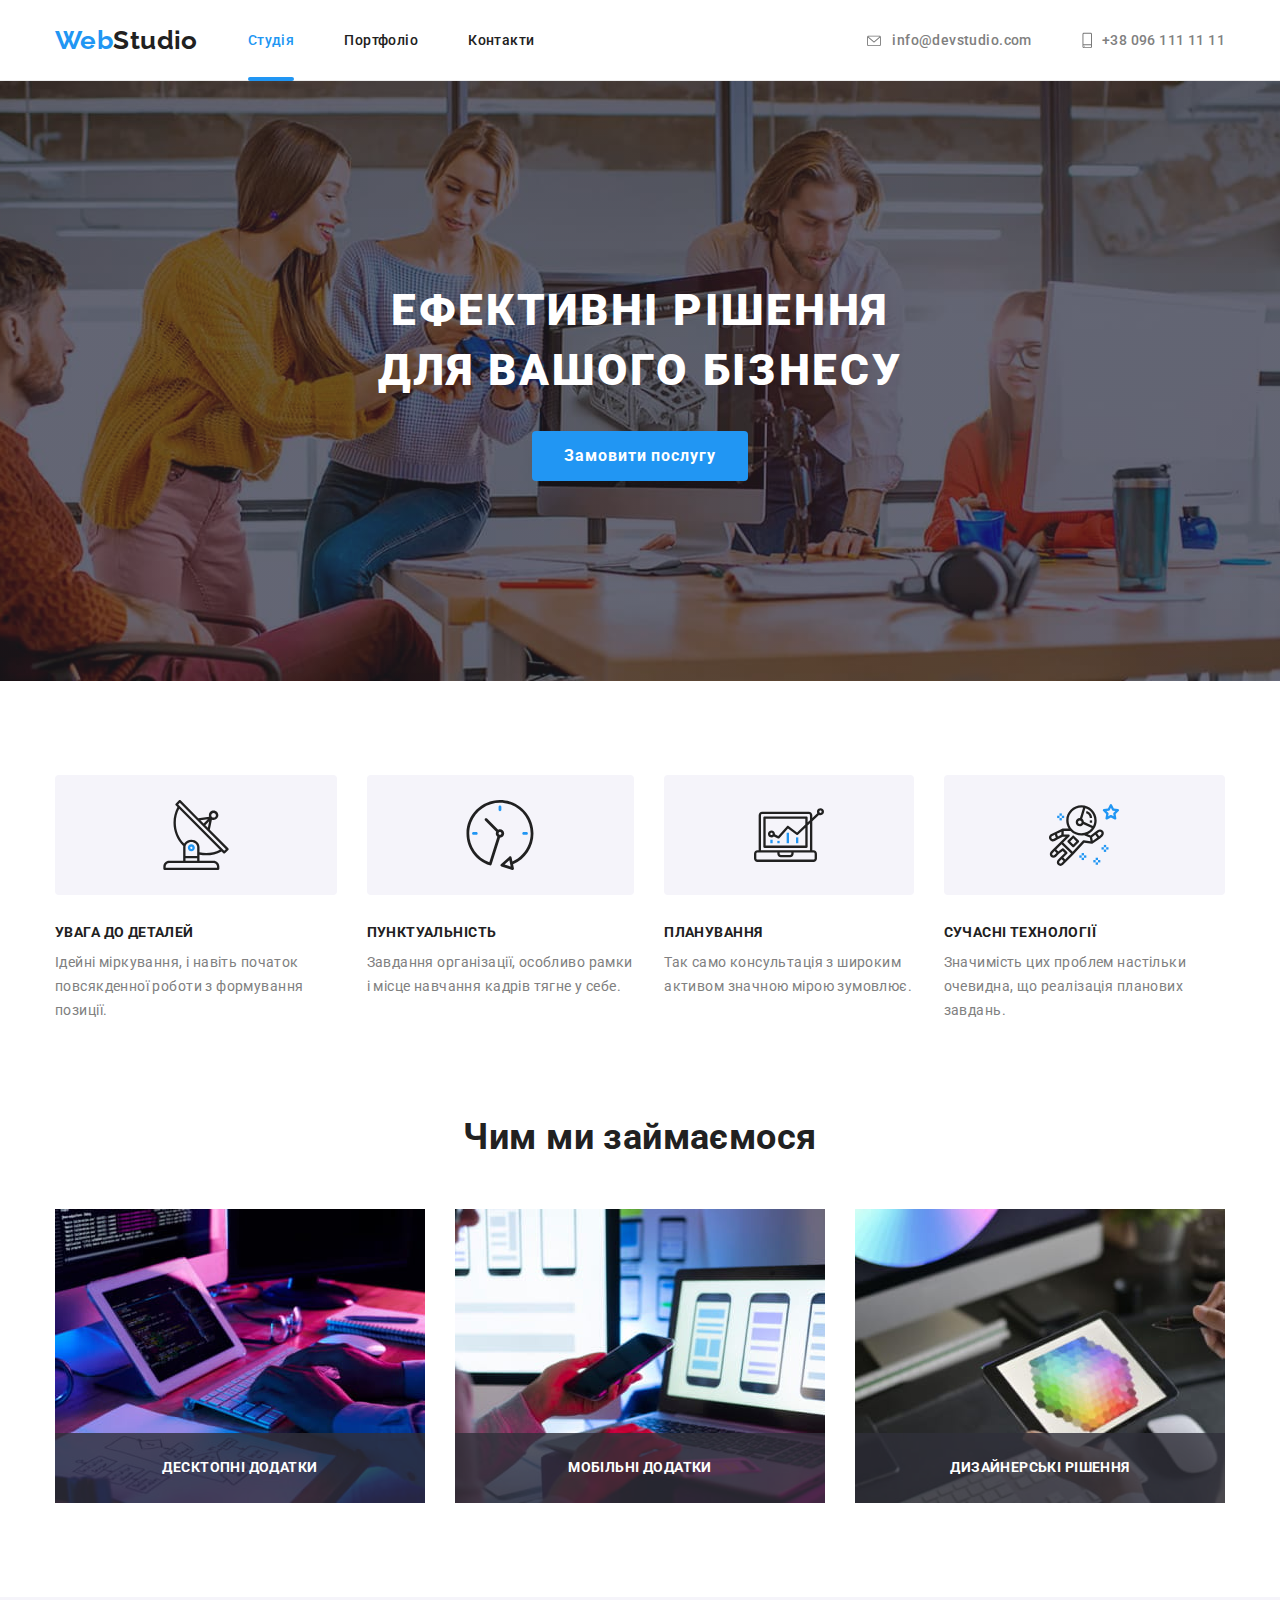
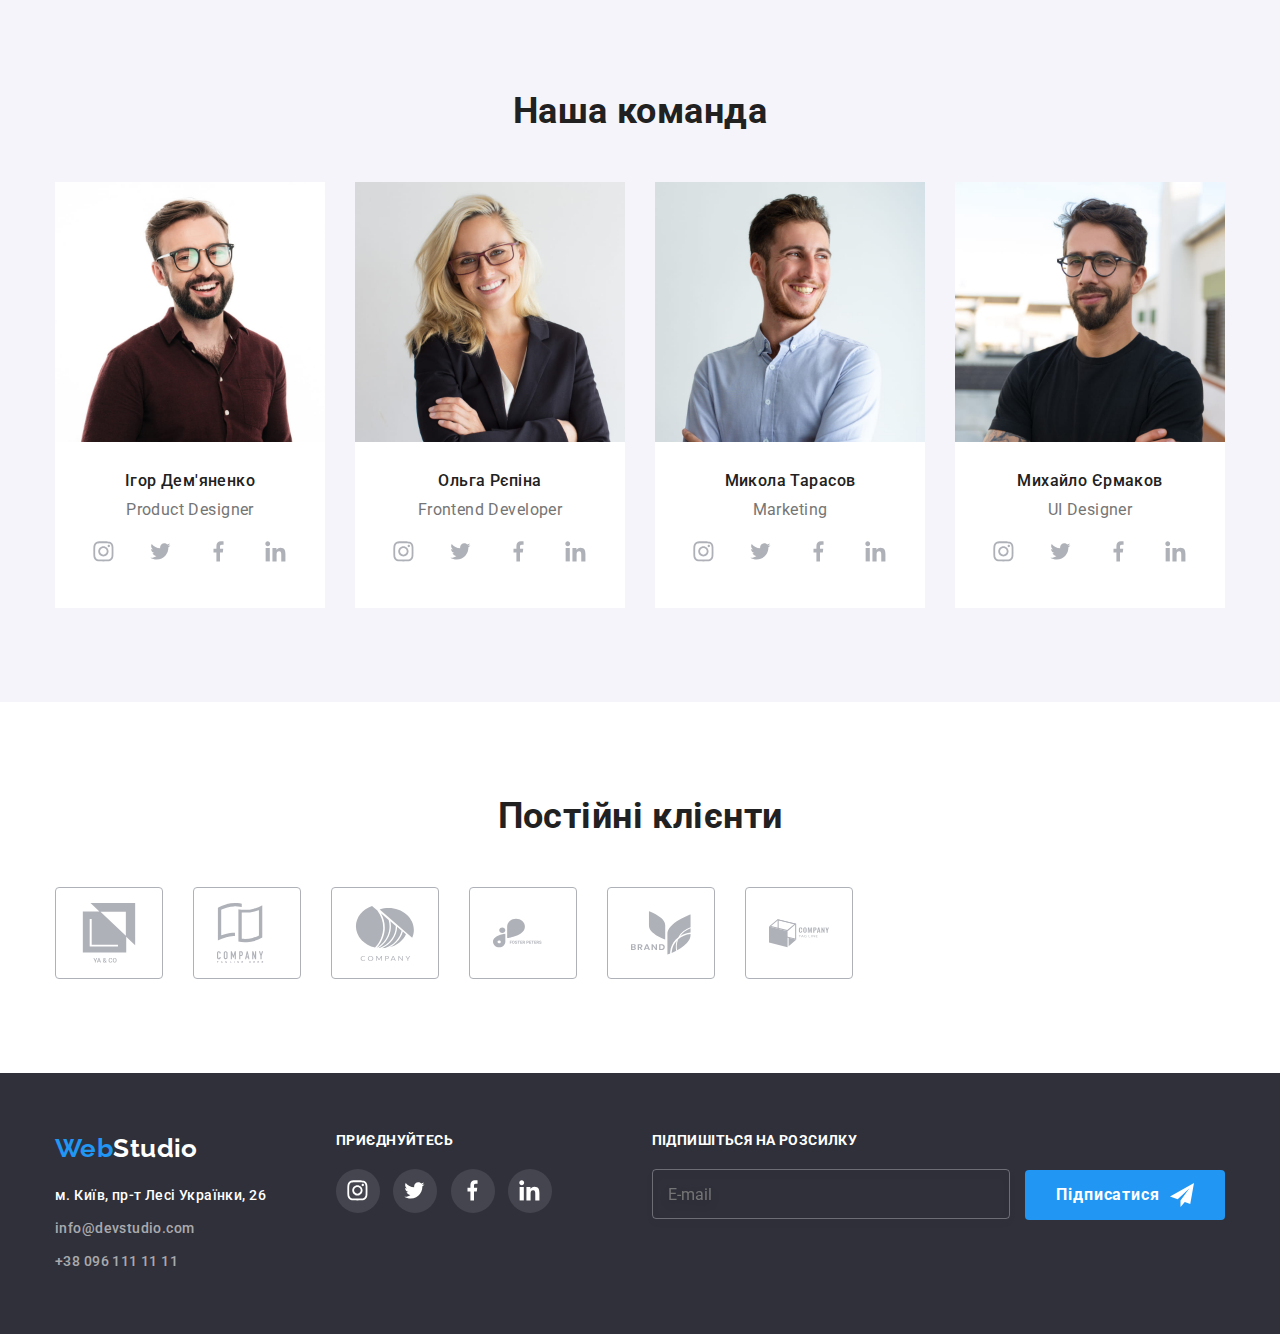
<file: index.html>
<!DOCTYPE html>
<html lang="uk">
  
  <!-- Head -->
    <head>
    <!-- Meta -->
      <meta charset="utf-8">
      <meta name="viewport" content="width=device-width, initial-scale=1.0">
      <meta http-equiv="X-UA-Compatible" content="IE=edge"> 
      <title>WebStudio</title>
      <link rel="preconnect" href="https://fonts.googleapis.com">
      <link rel="preconnect" href="https://fonts.gstatic.com" crossorigin>
      <link href="https://fonts.googleapis.com/css2?family=Raleway:wght@700&family=Roboto:wght@400;500;700;900&display=swap" rel="stylesheet">
    <!-- Custom styles -->
      <link rel="stylesheet" href="./css/modern-normalize.css">
      <link rel="stylesheet" href="./css/styles.css">
    </head>
    <body>
      <header>
    <!-- Header -->    
        <div class="container">
    <!-- Navigation -->
    <nav>
      <a href="./index.html" class="logo"><span class="web">Web</span>Studio</a>
      <ul>
        <li>
          <a href="./index.html" class="current page">Студія</a>
        </li>
        <li>
          <a href="./portfolio.html" class="page">Портфоліо</a>
        </li>
        <li>
          <a href="#" class="page">Контакти</a>
        </li>
      </ul>
    </nav>
      <ul class="contacts">
        <li>
          <a href="mailto:info@devstudio.com" class="header-contacts">
            <svg width="16" height="12">
            <use href="./images/icons.svg#envelope"></use>
          </svg>
          info@devstudio.com</a>
        </li>
        <li>
          <a href="tel:+380961111111" class="header-contacts">
            <svg width="10" height="16">
              <use href="./images/icons.svg#smartphone"></use>
          </svg>+38 096 111 11 11</a>
          </li>
      </ul>
  </div>
      </header>
    <!-- Шапка -->
    <main>
      <!-- hat -->
    <section class="hat">
      <div class="container">
    <h1 class="hat-h1">Ефективні рішення<br> для вашого бізнесу</h1>
    <button type="button" class="hat-button-open" data-modal-open>Замовити послугу</button>
    <div class="backdrop is-hidden" data-modal>

      <!-- Modal window -->
    <div class="modal">
      <button type="button" class="hat-button-close" data-modal-close>
        <svg width="11px" height="11px">
          <use href="./images/icons.svg#cross"></use>
        </svg>
      </button>
      <p class="modal-p">Залиште свої дані, ми вам передзвонимо</p>
      <!-- form-div -->
      <div>
      <form class="modal-form" autocomplete="on">
        <!-- Name -->
        <label class="modal-label">Ім'я</label>
        <div class="modal-div">
        <input name="name" type="text" class="modal-input">
          <svg width="12" height="12" class="modal-svg">
          <use href=".//images/icons.svg#name"></use>
        </svg>
      </div>
      <!-- Phone -->
      <label class="modal-label" for="phone">Телефон</label>
        <div class="modal-div">
          <input name="phone" type="text" id="phone" class="modal-input">
            <svg width="13" height="13" class="modal-svg">
            <use href=".//images/icons.svg#phone"></use>
          </svg>
        </div>
        <!-- Mail -->
        <label class="modal-label" for="mail">Пошта</label>
          <div class="modal-div">
            <input name="mail" type="text" id="mail" class="modal-input"> 
              <svg width="15" height="12" class="modal-svg">
                <use href=".//images/icons.svg#mail"></use>
              </svg>
          </div>
          <!-- Comment -->
          <label class="modal-label" for="comment">Коментар</label>
            <div class="modal-div">
              <textarea name="comment" id="comment" class="modal-comment" rows="5" placeholder="Введіть текст"></textarea>
            </div>
      </form>
      <!-- Agree -->
      <div class="agree">
        <label class="agree-label">
      <input type="checkbox" class="agree-input visually-hidden" name="checkbox">
        <span class="agree-span"></span>
        <svg width="16px" height="15px" class="agree-svg">
          <use href="./images/icons.svg#check" class="agree-use"></use>
        </svg>
        Погоджуюся з розсилкою та приймаю 
        <a href="" class="agree-a" target="_blank" > Умови договору</a>
        </label>
      </div>
      <button type="submit" name="modal-submit" class="modal-submit">Відправити</button>
      </div>
    </div>
  </div>
  </div>
  </section>

    <!-- Special -->
    <section  class="section special">
      <div class="container">
      <ul class="special-ul">
        <li class="special-li">
          <div class="special-div">
          <svg width="70px" height="70px" class="special-svg">
            <use href="./images/icons.svg#satellite"></use>
          </svg>
        </div>
          <h3 class="special-h3">УВАГА ДО ДЕТАЛЕЙ</h3>
          <p class="special-p">Ідейні міркування, і навіть початок повсякденної роботи з формування позиції.</p>
        </li>
        <li class="special-li">
          <div class="special-div">
          <svg width="70px" height="70px" class="special-svg">
            <use href="./images/icons.svg#clock"></use>
          </svg>
        </div>
          <h3 class="special-h3">ПУНКТУАЛЬНІСТЬ</h3>
          <p class="special-p">Завдання організації, особливо рамки і місце навчання кадрів тягне у себе.</p>
        </li>
        <li class="special-li">
          <div class="special-div">
          <svg width="70px" height="70px" class="special-svg">
            <use href="./images/icons.svg#diagram"></use>
          </svg>
        </div>
          <h3 class="special-h3">ПЛАНУВАННЯ</h3>
          <p class="special-p">Так само консультація з широким активом значною мірою зумовлює.</p>
        </li>
        <li class="special-li">
          <div class="special-div">
          <svg width="70px" height="70px" class="special-svg">
            <use href="./images/icons.svg#astronaut"></use>
          </svg>
        </div>
          <h3 class="special-h3">СУЧАСНІ ТЕХНОЛОГІЇ</h3>
          <p class="special-p">Значимість цих проблем настільки очевидна, що реалізація планових завдань.</p>
        </li>
      </ul>
    </div>
    </section>
<!-- Tasks -->
<section class="section tasks">
  <div class="container">
<h2 class="title">Чим ми займаємося</h2>
<ul class="tasks-ul">
  <li class="tasks-li">
    <img src="images/img_1.jpg" alt="coding on ipad" width="370" height="294">
    <p class="tasks-p">Десктопні додатки</p>
  </li>
  <li class="tasks-li">
    <img src="images/img_2.jpg" alt="coding on mac" width="370" height="294">
    <p class="tasks-p">Мобільні додатки</p>
  </li>
  <li class="tasks-li">
    <img src="images/img_3.jpg" alt="tablet gamma" width="370" height="294">
    <p class="tasks-p">Дизайнерські рішення</p>
  </li>
</ul>
</div>
</section>
<!-- Command -->
<section class="command section">
  <div class="container">
  <h2 class="title">Наша команда</h2>
  <ul class="command-ul">
      <li class="command-li">
      <img src="images/img_4.jpg" alt="Ігор Дем'яненко" width="270" height="260">
      <div class="command-div">
      <h3 class="command-h3">Ігор Дем'яненко</h3>
    <p class="command-p">Product Designer</p>
    <ul class="list-icons">
      <li>
    <a href="#instagram" class="command-a">
      <svg width="44px" height="44px">
        <use class href="./images/icons.svg#instagram"></use>
      </svg>
    </a>
  </li>
  <li>
    <a href="#twitter" class="command-a">
      <svg width="44px" height="44px">
        <use href="./images/icons.svg#twitter"></use>
      </svg>
    </a>
    </li>
    <li>
    <a href="#facebook" class="command-a">
      <svg width="44px" height="44px">
        <use href="./images/icons.svg#facebook"></use>
      </svg>
    </a>
  </li>
  <li>
    <a href="#linkedin" class="command-a">
      <svg width="44px" height="44px">
        <use href="./images/icons.svg#linkedin"></use>
      </svg>
    </a>
  </li>
  </ul>
    </div>
  </li>
      <li class="command-li">
      <img src="images/img_5.jpg" alt="Ольга Рєпіна" width="270" height="260">
      <div class="command-div">
      <h3 class="command-h3">Ольга Рєпіна</h3>
      <p class="command-p">Frontend Developer</p>
      <ul class="list-icons">
        <li>
      <a href="#instagram" class="command-a">
        <svg width="44px" height="44px">
          <use href="./images/icons.svg#instagram"></use>
        </svg>
      </a>
    </li>
    <li>
      <a href="#twitter" class="command-a">
        <svg width="44px" height="44px">
          <use href="./images/icons.svg#twitter"></use>
        </svg>
      </a>
      </li>
      <li>
      <a href="#facebook" class="command-a">
        <svg width="44px" height="44px">
          <use href="./images/icons.svg#facebook"></use>
        </svg>
      </a>
    </li>
    <li>
      <a href="#linkedin" class="command-a">
        <svg width="44px" height="44px">
          <use href="./images/icons.svg#linkedin"></use>
        </svg>
      </a>
    </li>
    </ul>
      </div>
      </li>
    <li class="command-li">
      <img src="images/img_6.jpg" alt="Микола Тарасов" width="270" height="260">
      <div class="command-div">
      <h3 class="command-h3">Микола Тарасов</h3>
      <p class="command-p">Marketing</p>
      <ul class="list-icons">
        <li>
      <a href="#instagram" class="command-a">
        <svg width="44px" height="44px">
          <use href="./images/icons.svg#instagram"></use>
        </svg>
      </a>
    </li>
    <li>
      <a href="#twitter" class="command-a">
        <svg width="44px" height="44px">
          <use href="./images/icons.svg#twitter"></use>
        </svg>
      </a>
      </li>
      <li>
      <a href="#facebook" class="command-a">
        <svg width="44px" height="44px">
          <use href="./images/icons.svg#facebook"></use>
        </svg>
      </a>
    </li>
    <li>
      <a href="#linkedin" class="command-a">
        <svg width="44px" height="44px">
          <use href="./images/icons.svg#linkedin"></use>
        </svg>
      </a>
    </li>
    </ul>
      </div>
      </li>
    <li class="command-li">
        <img src="images/img_7.jpg" alt="Михайло Єрмаков" width="270" height="260">
        <div class="command-div">
        <h3 class="command-h3">Михайло Єрмаков</h3>
      <p class="command-p">UI Designer</p>
      <ul class="list-icons">
        <li>
      <a href="#instagram" class="command-a">
        <svg width="44px" height="44px">
          <use href="./images/icons.svg#instagram"></use>
        </svg>
      </a>
    </li>
    <li>
      <a href="#twitter" class="command-a">
        <svg width="44px" height="44px">
          <use href="./images/icons.svg#twitter"></use>
        </svg>
      </a>
      </li>
      <li>
      <a href="#facebook" class="command-a">
        <svg width="44px" height="44px">
          <use href="./images/icons.svg#facebook"></use>
        </svg>
      </a>
    </li>
    <li>
      <a href="#linkedin" class="command-a">
        <svg width="44px" height="44px">
          <use href="./images/icons.svg#linkedin"></use>
        </svg>
      </a>
    </li>
    </ul>
      </div>
      </li>
  </ul>
</div>
  </section>
  <!--Постійні клієнти (Clients)-->
  <section class="section clients">
  <div class="container">
<h2 class="clients-h2">Постійні клієнти</h2>
<ul class="clients-ul">
  <li class="clients-li">
    <a href="" class="clients-a">
    <svg width="106px" height="60px">
    <use href="./images/icons.svg#yaco"></use>
  </svg>
  </a>
</li>
  <li class="clients-li">
    <a href="" class="clients-a">
    <svg width="106px" height="60px">
    <use href="./images/icons.svg#company"></use>
  </svg>
  </a>
</li>
  <li class="clients-li">
    <a href="" class="clients-a">
    <svg width="106px" height="60px">
    <use href="./images/icons.svg#company-1"></use>
  </svg>
  </a>
</li>
  <li class="clients-li">
    <a href="" class="clients-a">
    <svg width="106px" height="60px">
    <use href="./images/icons.svg#foster"></use>
  </svg>
  </a>
</li>
  <li class="clients-li">
    <a href="" class="clients-a">
    <svg width="106px" height="60px">
    <use href="./images/icons.svg#brand"></use>
  </svg>
  </a>
</li>
  <li class="clients-li">
    <a href="" class="clients-a">
    <svg width="106px" height="60px">
    <use href="./images/icons.svg#company-2"></use>
  </svg>
  </a>
</li>
</ul>
</div>
  </section>
  <!--Постійні клієнти (Clients) end-->
</main>
  <!--Bottom-->
  <!--Footer-->
  <footer>
    <div class="container">
    <div>
<!--Logo-->
<a href="./index.html" class="logo"><span class="web">Web</span><span class="stud1">Studio</span></a>
<!--Address-->
<address class="footer-address">
<ul>
  <li class="footer-address-li">
    <a href="https://goo.gl/maps/CPtrU1FHBa2aNyZL9" target="_blank" rel="noopener noreferrer" class="link addpos1">м. Київ, пр-т Лесі Українки, 26</a>
  </li>
  <li class="footer-address-li">
    <a href="mailto:info@devstudio.com" class="link addpos2">info@devstudio.com</a>
  </li>
  <li class="footer-address-li">
    <a href="tel:+380961111111" class="link addpos2">+38 096 111 11 11</a>
  </li>
</ul>
</address>
</div>
<!--Приєднуйтесь (connect)-->
<div>
  <h2 class="connect-h2">Приєднуйтесь</h2>
  <ul class="list-icons">
    <li>
  <a href="#instagram" class="connect-a">
    <svg width="44px" height="44px">
      <use href="./images/icons.svg#instagram"></use>
    </svg>
  </a>
</li>
<li>
  <a href="#twitter" class="connect-a">
    <svg width="44px" height="44px">
      <use href="./images/icons.svg#twitter"></use>
    </svg>
  </a>
  </li>
  <li>
  <a href="#facebook" class="connect-a">
    <svg width="44px" height="44px">
      <use href="./images/icons.svg#facebook"></use>
    </svg>
  </a>
</li>
<li>
  <a href="#linkedin" class="connect-a">
    <svg width="44px" height="44px">
      <use href="./images/icons.svg#linkedin"></use>
    </svg>
  </a>
</li>
</ul>
</div>
<!--Subscribe-->
<div class="subscribe">
  <form name="subscribe">
    <label for="email" class="connect-p">Підпишіться на розсилку</label>
    <input type="email" name="email" id="email" class="subscribe-email" placeholder="E-mail" />
    <button type="submit" class="subscribe-button">Підписатися
      <svg width="24px" height="24px" class="subscribe-svg">
        <use href="./images/icons.svg#send"></use>
      </svg>
    </button>
  </form>
</div>
<!--Subscribe end-->
</div>
</footer>
<script src="./js/modal.js"></script>
</body>
</html>
</file>
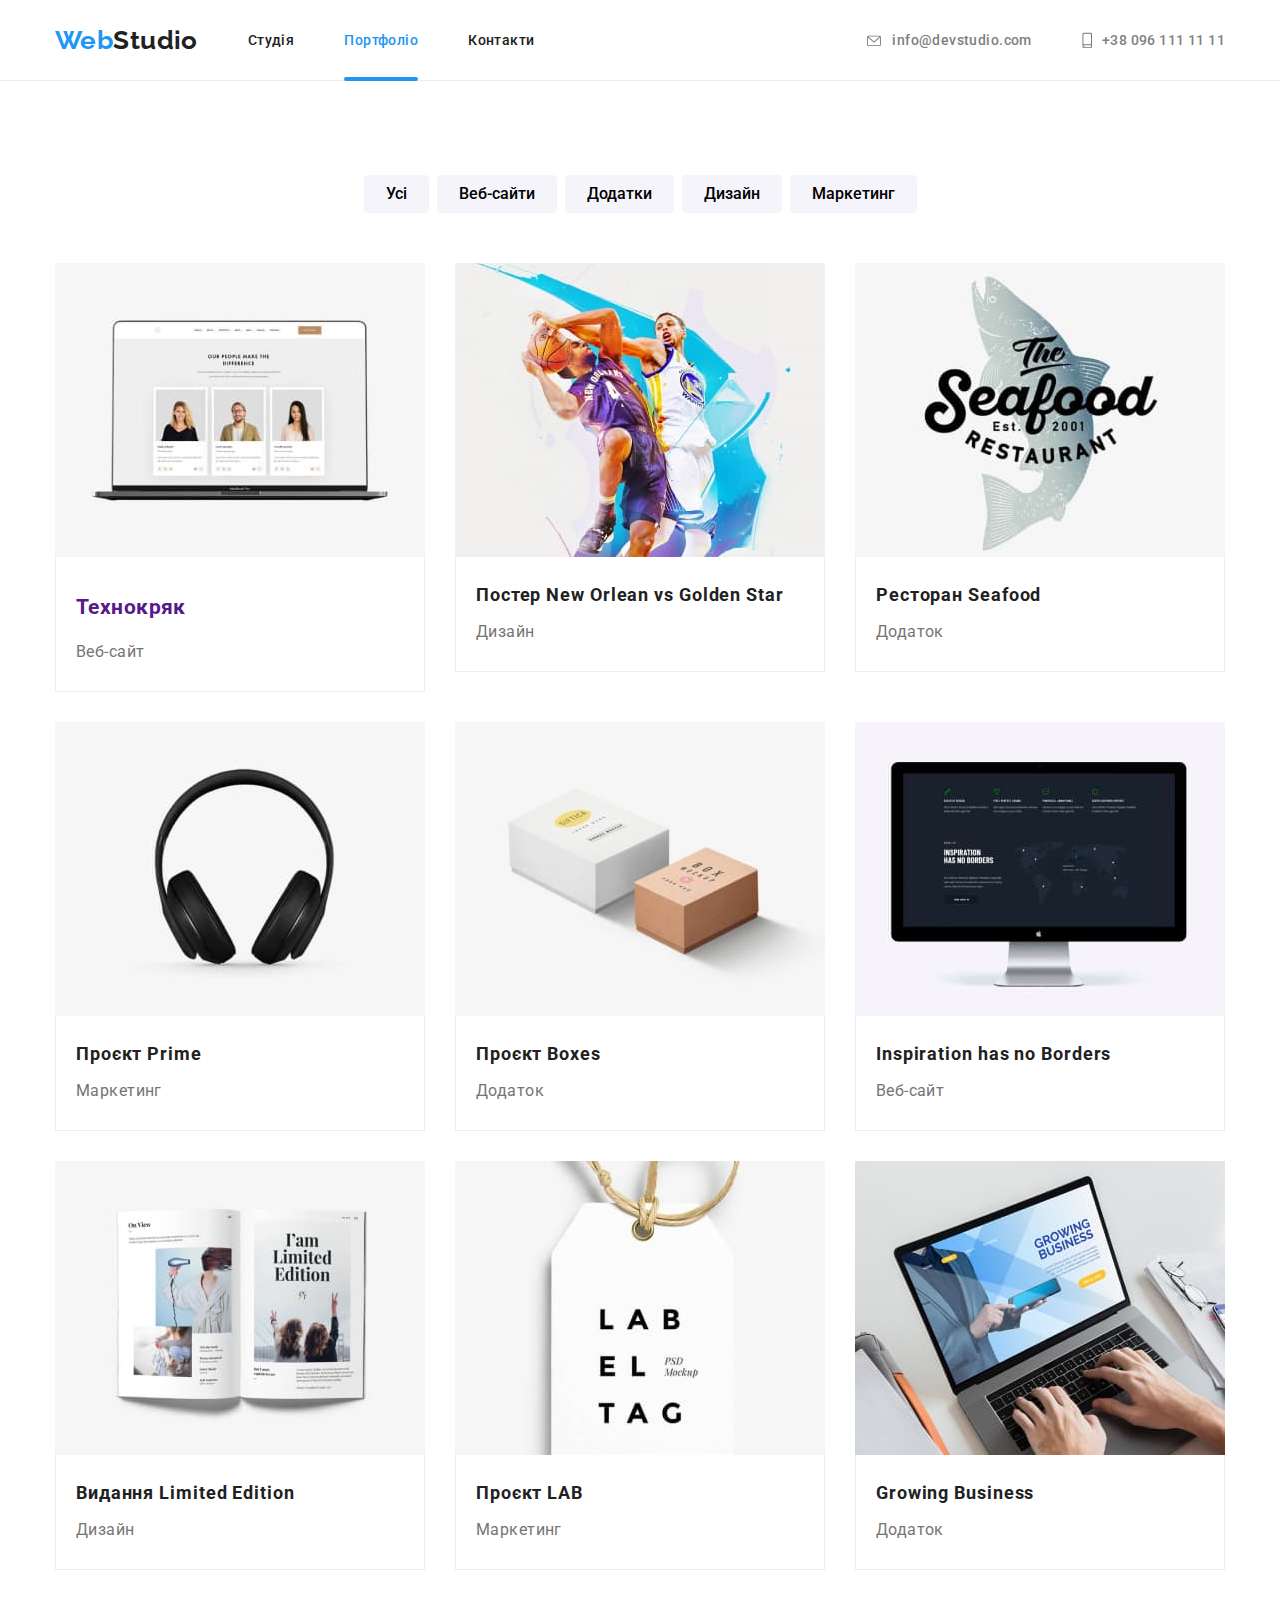
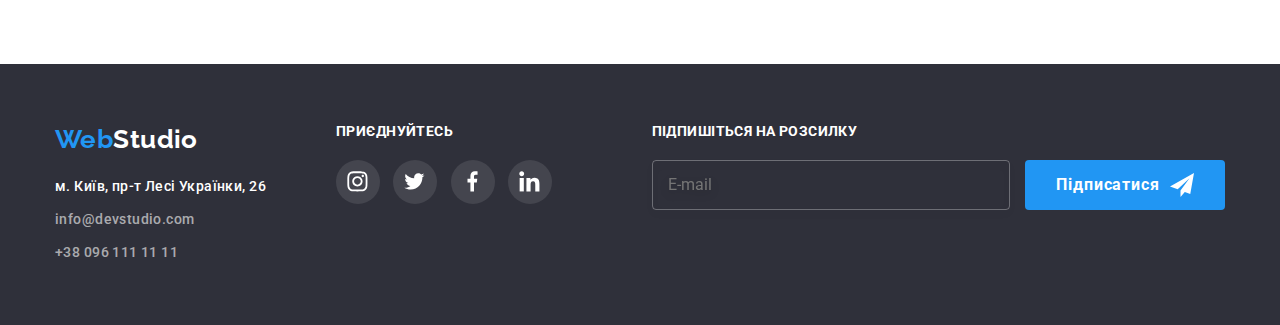
<file: portfolio.html>
<!DOCTYPE html>
<html lang="uk">
  
  <!-- Head -->
    <head>
    <!-- Meta -->
      <meta charset="utf-8">
      <meta name="viewport" content="width=device-width, initial-scale=1.0">
      <meta http-equiv="X-UA-Compatible" content="IE=edge"> 
      <title>WebStudio</title>
      <link rel="preconnect" href="https://fonts.googleapis.com">
      <link rel="preconnect" href="https://fonts.gstatic.com" crossorigin>
      <link href="https://fonts.googleapis.com/css2?family=Raleway:wght@700&family=Roboto:wght@400;500;700;900&display=swap" rel="stylesheet">
    <!-- Custom styles -->
    <link rel="stylesheet" href="./css/modern-normalize.css">
    <link rel="stylesheet" href="./css/styles.css">
    </head>
    <body>
      <header>
        <!-- Header -->    
            <div class="container">
        <!-- Navigation -->
        <nav>
          <a href="./index.html" class="logo"><span class="web">Web</span>Studio</a>
          <ul>
            <li><a href="./index.html" class="page">Студія</a></li>
            <li><a href="./portfolio.html" class="page current">Портфоліо</a></li>
            <li><a href="#" class="page">Контакти</a></li>
          </ul>
        </nav>
          <ul class="contacts">
            <li>
              <a href="mailto:info@devstudio.com" class="header-contacts">
                <svg width="16" height="12">
                <use href="./images/icons.svg#envelope"></use>
              </svg>
              info@devstudio.com</a>
            </li>
            <li>
              <a href="tel:+380961111111" class="header-contacts">
                <svg width="10" height="16">
                  <use href="./images/icons.svg#smartphone"></use>
              </svg>+38 096 111 11 11</a>
              </li>
          </ul>
      </div>
          </header>
      <!-- Main -->
    <main>
      <section class="section">
        <div class="container">
        <h1 class="visually-hidden">Portfolio</h1>
      <!-- Кнопки -->
    <ul class="button-ul">
        <li class="button-li">
          <button type="button" class="button-list">Усі</button>
        </li>
        <li class="button-li">
          <button type="button" class="button-list">Веб-сайти</button>
        </li>
        <li class="button-li">
          <button type="button" class="button-list">Додатки</button>
        </li>
        <li class="button-li">
          <button type="button" class="button-list">Дизайн</button>
        </li>
        <li class="button-li">
          <button type="button" class="button-list">Маркетинг</button>
        </li>
    </ul>
    <!-- Posters -->
      <ul class="posters">
        <li class="posters-li">
          <a href="" class="posters-a">
            <div class="box">
            <img src="./images/img_8.jpg" alt="Технокряк" width="370" height="294">
            <div class="overlay">
              <p class="overlay-p">
              Ресурс пропонує комплексні пропозиції з різним рівнем функціоналу та сервісів. 
              Все це дозволить відвідувачу отримати вичерпні відомості про компанію чи приватну особу.
              </p>
            </div>
          </div>
      <div class="posters-div">
            <h2>Технокряк</h2>
            <p class="posters-p">Веб-сайт</p>
      </div>
    </a>
    </li>
        <li class="posters-li">
          <a href="" class="posters-a">
            <div class="box">
            <img src="./images/img_9.jpg" alt="Постер New Orlean vs Golden Star" width="370" height="294">
            <div class="overlay">
              <p class="overlay-p">
              Ресурс пропонує комплексні пропозиції з різним рівнем функціоналу та сервісів. 
              Все це дозволить відвідувачу отримати вичерпні відомості про компанію чи приватну особу.
              </p>
            </div>
          </div>
            <div class="posters-div">
      <h2 class="posters-h2">Постер New Orlean vs Golden Star</h2>
      <p class="posters-p">Дизайн</p>
      </div>
    </a>
    </li>
        <li class="posters-li">
          <a href="" class="posters-a">
            <div class="box">
            <img src="./images/img_10.jpg" alt="Ресторан Seafood" width="370" height="294">
            <div class="overlay">
              <p class="overlay-p">
              Ресурс пропонує комплексні пропозиції з різним рівнем функціоналу та сервісів. 
              Все це дозволить відвідувачу отримати вичерпні відомості про компанію чи приватну особу.
              </p>
            </div>
          </div>
            <div class="posters-div">
            <h2 class="posters-h2">Ресторан Seafood</h2>
      <p class="posters-p">Додаток</p>
    </div>
  </a>
    </li>
        <li class="posters-li">
          <a href="" class="posters-a">
            <div class="box">
            <img src="./images/img_11.jpg" alt="Проєкт Prime" width="370" height="294">
            <div class="overlay">
              <p class="overlay-p">
              Ресурс пропонує комплексні пропозиції з різним рівнем функціоналу та сервісів. 
              Все це дозволить відвідувачу отримати вичерпні відомості про компанію чи приватну особу.
              </p>
            </div>
          </div>
            <div class="posters-div">
            <h2 class="posters-h2">Проєкт Prime</h2>
      <p class="posters-p">Маркетинг</p>
    </div>
  </a>
    </li>
        <li class="posters-li">
          <a href="" class="posters-a">
            <div class="box">
            <img src="./images/img_12.jpg" alt="Проєкт Boxes" width="370" height="294">
            <div class="overlay">
              <p class="overlay-p">
              Ресурс пропонує комплексні пропозиції з різним рівнем функціоналу та сервісів. 
              Все це дозволить відвідувачу отримати вичерпні відомості про компанію чи приватну особу.
              </p>
            </div>
          </div>
            <div class="posters-div">
              <h2 class="posters-h2">Проєкт Boxes</h2>
      <p class="posters-p">Додаток</p>
    </div>
  </a>
    </li>
        <li class="posters-li">
          <a href="" class="posters-a">
            <div class="box">
            <img src="./images/img_13.jpg" alt="Inspiration has no Borders" width="370" height="294">
            <div class="overlay">
              <p class="overlay-p">
              Ресурс пропонує комплексні пропозиції з різним рівнем функціоналу та сервісів. 
              Все це дозволить відвідувачу отримати вичерпні відомості про компанію чи приватну особу.
              </p>
            </div>
          </div>
            <div class="posters-div">
            <h2 class="posters-h2">Inspiration has no Borders</h2>
      <p class="posters-p">Веб-сайт</p>
    </div>
  </a>
    </li>
        <li class="posters-li">
          <a href="" class="posters-a">
            <div class="box">
            <img src="./images/img_14.jpg" alt="Видання Limited Edition" width="370" height="294">
            <div class="overlay">
              <p class="overlay-p">
              Ресурс пропонує комплексні пропозиції з різним рівнем функціоналу та сервісів. 
              Все це дозволить відвідувачу отримати вичерпні відомості про компанію чи приватну особу.
              </p>
            </div>
          </div>
            <div class="posters-div">
            <h2 class="posters-h2">Видання Limited Edition</h2>
      <p class="posters-p">Дизайн</p>
    </div>
  </a>
    </li>
        <li class="posters-li">
          <a href="" class="posters-a">
            <div class="box">
            <img src="./images/img_15.jpg" alt="Проєкт LAB" width="370" height="294">
            <div class="overlay">
              <p class="overlay-p">
              Ресурс пропонує комплексні пропозиції з різним рівнем функціоналу та сервісів. 
              Все це дозволить відвідувачу отримати вичерпні відомості про компанію чи приватну особу.
              </p>
            </div>
          </div>
            <div class="posters-div">
            <h2 class="posters-h2">Проєкт LAB</h2>
      <p class="posters-p">Маркетинг</p>
    </div>
  </a>
    </li>
        <li class="posters-li">
          <a href="" class="posters-a">
            <div class="box">
            <img src="./images/img_16.jpg" alt="Growing Business" width="370" height="294">
            <div class="overlay">
              <p class="overlay-p">
              Ресурс пропонує комплексні пропозиції з різним рівнем функціоналу та сервісів. 
              Все це дозволить відвідувачу отримати вичерпні відомості про компанію чи приватну особу.
              </p>
            </div>
          </div>
            <div class="posters-div">
            <h2 class="posters-h2">Growing Business</h2>
      <p class="posters-p">Додаток</p>
    </div>
  </a>
    </li>
      </ul>
    </div>
    </section>
    <!-- Posters end -->
</main>
    <!--Bottom-->
    <footer>
      <section class="container">
      <div>
  <!--Logo-->
  <a href="./index.html" class="logo"><span class="web">Web</span><span class="stud1">Studio</span></a>
  <!--Address-->
  <address class="footer-address">
  <ul>
    <li class="footer-address-li">
      <a href="https://goo.gl/maps/CPtrU1FHBa2aNyZL9" target="_blank" rel="noopener noreferrer" class="link addpos1">м. Київ, пр-т Лесі Українки, 26</a>
    </li>
    <li class="footer-address-li">
      <a href="mailto:info@devstudio.com" class="link addpos2">info@devstudio.com</a>
    </li>
    <li class="footer-address-li">
      <a href="tel:+380961111111" class="link addpos2">+38 096 111 11 11</a>
    </li>
  </ul>
  </address>
  </div>
  <!--Приєднуйтесь (connect)-->
  <div>
    <h2 class="connect-h2">Приєднуйтесь</h2>
    <ul class="list-icons">
      <li>
    <a href="#instagram" class="connect-a">
      <svg width="44px" height="44px">
        <use href="./images/icons.svg#instagram"></use>
      </svg>
    </a>
  </li>
  <li>
    <a href="#twitter" class="connect-a">
      <svg width="44px" height="44px">
        <use href="./images/icons.svg#twitter"></use>
      </svg>
    </a>
    </li>
    <li>
    <a href="#facebook" class="connect-a">
      <svg width="44px" height="44px">
        <use href="./images/icons.svg#facebook"></use>
      </svg>
    </a>
  </li>
  <li>
    <a href="#linkedin" class="connect-a">
      <svg width="44px" height="44px">
        <use href="./images/icons.svg#linkedin"></use>
      </svg>
    </a>
  </li>
  </ul>
  </div>
  <!--Subscribe-->
  <div class="subscribe">
    <form name="subscribe">
      <label for="email"><h2 class="connect-h2">Підпишіться на розсилку</h2></label>
      <input type="email" name="email" class="subscribe-email" placeholder="E-mail" />
      <button type="submit" class="subscribe-button">Підписатися
        <svg width="24px" height="24px" class="subscribe-svg">
          <use href="./images/icons.svg#send"></use>
        </svg>
      </button>
    </form>
  </div>
  </div>
  </section>
  </footer>
</body>
</html>
</file>
<file: css/styles.css>
/* Root */


:root {
--black:#212121;
--white:#FFFFFF;
--blue:#2196F3;
--grey80:#808080;
--grey-transparent:rgba(255, 255, 255, 0.6);
--grey75:#757575;
--whiteF5:#F5F4FA;
--dark-grey:#2F303A;
--whiteECE:#ECECEC;
--whiteEEE:#EEEEEE;
--light-grey:#AFB1B8;
--footer-icon:rgba(255, 255, 255, 0.1);
--boxes-hover:rgba(0, 0, 0, 0.3);
--overlay-bg:rgba(33, 150, 243, 0.9);
--backdrop-bg:rgba(0, 0, 0, 0.5);
--task-p-bg:rgba(47, 48, 58, 0.8);
--button-list-shad1:rgba(0, 0, 0, 0.1);
--button-list-shad2:rgba(0, 0, 0, 0.08);
--button-list-shad3:rgba(0, 0, 0, 0.12);
--hat-button-close-border:rgba(0, 0, 0, 0.1);
--hat-button-hover:#188CE8;
--input-email:rgba(255, 255, 255, 0.6);
--input-border:rgba(33, 33, 33, 0.2);
--input-comment:rgba(117, 117, 117, 0.5);
--subscribe-border:rgba(255, 255, 255, 0.3);
}
/* Root end */


/* Container */
.container {
width: 1200px;
padding-left: 15px;
padding-right: 15px;
margin: 0 auto;
}
/* Icon */
.icon {
display: inline-block;
width: 1em;
height: 1em;
stroke-width: 0;
stroke: currentColor;
fill: currentColor;
}
/* Body */
body {
font-family: 'Roboto', sans-serif;
color:var(--black);
font-weight: 400;
font-size: 14px;
line-height:1.17;
letter-spacing: 0.03em;
background:var(--white);
}
/* Ul reset */
ul {
list-style: none;
margin:0;
padding:0;}
/* A decoration reset */
a {
text-decoration: none;
}
/* IMG */
img {
display:block;
max-width:100%;}
/* Section padding */
.section {
padding-top:94px;
padding-bottom:94px;
}
/* Hide H1 */
.visually-hidden {
position: absolute;
white-space: nowrap;
width: 1px;
height: 1px;
overflow: hidden;
border: 0;
padding: 0;
clip: rect(0 0 0 0);
clip-path: inset(50%);
margin: -1px;
} 


/* Навігація (navigation) */


/* header */
header {
background:var(--white);
border-bottom: 1px solid var(--whiteECE);
}
/* nav flex */
header div,
header ul,
header nav {
display:flex;
justify-content:space-between;
align-items:center;
gap: 50px;
}
/* Webstudio logo */
.logo {
font-family: 'Raleway';
font-weight: 700;
font-size: 26px;
color:var(--black);
line-height: 1.2;
}

/* link hover */
.page:hover,
.page:focus {
color:var(--blue);
}
/* студія портфоліо контакти text */
.page {
position: relative; 
font-weight: 500;
color:var(--black);
display: block;
padding: 32px 0;
transition-property: color;
transition-duration: 250ms;
transition-timing-function: cubic-bezier(0.4, 0, 0.2, 1);
}
/* Current page */
.page.current {
color: var(--blue);
}
.current::after {
content: '';
position: absolute;
bottom: -1px;
left: 0;
width: 100%;
height: 4px;
background: var(--blue);
border-radius: 2px;
}
/* email + tel */
.header-contacts {
color:var(--grey80);
font-weight: 500;
fill: var(--grey75);
display: flex;
align-items: center;
justify-content: center;
transition-property: color;
transition-duration: 250ms;
transition-timing-function: cubic-bezier(0.4, 0, 0.2, 1);
}
/* email + tel :hover */
.header-contacts:hover,
.header-contacts:focus {
fill: var(--blue);
color: var(--blue);
} 
/* Contacts icon margin */
.header-contacts svg {
margin-right: 10px;
}    
/* Навігація (navigation) end */


/* Шапка (hat) */


/* hat bg */
.hat { 
background-image: linear-gradient(to right, rgba(47,48,58,0.4), rgba(47,48,58,0.4)),url(../images/bg.jpg); 
background-position: 50% 50%;
background-repeat: no-repeat;
background-size: 1600px 600px;
padding-top: 200px;
padding-bottom: 200px;
}
/*  hat h1 */
.hat-h1 {
font-weight: 900;
font-size: 44px;
line-height: 1.36;
text-align: center;
letter-spacing: 0.06em;
text-transform: uppercase;
color: var(--white);
margin-top: 0;
margin-bottom: 30px;
}
/* hat button */
.hat-button-open {
font-weight: 700;
font-size: 16px;
line-height: 1.88;
letter-spacing: 0.06em;
background:var(--blue);
color: var(--white);
cursor: pointer;
margin: 0 auto;
display: block;
padding: 10px 32px 10px 32px;
border-radius: 4px;
border: none;
transition-property: background;
transition-duration: 250ms;
transition-timing-function: cubic-bezier(0.4, 0, 0.2, 1);
}
.hat-button-open:hover {
background: var(--hat-button-hover);
}
/* is-hidden */
.backdrop.is-hidden {
opacity: 0;
visibility: hidden;
pointer-events: none;
}
/* backdrop */
.backdrop {
position: fixed;
top: 0;
left: 0;
width: 100%;
height: 100%;
background-color:var(--backdrop-bg);
opacity: 1;
visibility: visible;
transition: opacity 250ms cubic-bezier(0.4, 0, 0.2, 1), 
visibility 250ms cubic-bezier(0.4, 0, 0.2, 1);
}

/* Modal */

.modal {
background: var(--white);
border-radius: 4px;
position: absolute;
width: 528px;
left: 50%;
top: 50%;
transform: translate(-50%, -50%); 
padding: 40px;
}
/* modal-p */
.modal-p {
font-weight: 700;
font-size: 20px;
line-height: 1.15;
text-align: center;
margin: 0;
margin-bottom: 12px;
} 
/* modal-div */
.modal-div {
display: flex;
margin-bottom: 10px;
}
/* modal-label */
.modal-label {
font-size: 12px;
line-height: 1.16;
letter-spacing: 0.01em;
color: var(--grey75);
}
/* Input-name */
.modal-input {
height: 40px;
border: 1px solid var(--input-border);
border-radius: 4px;
padding: 0;
width: 100%;
padding-left: 42px;
transition-property: fill, border;
transition-duration: 250ms;
transition-timing-function: cubic-bezier(0.4, 0, 0.2, 1);
position: relative;
}
/* Input-comment */
.modal-comment {
border: 1px solid var(--input-border);
border-radius: 4px;
padding: 12px 16px; 
resize: none;
width: 100%;
transition-property: border;
transition-duration: 250ms;
transition-timing-function: cubic-bezier(0.4, 0, 0.2, 1);
}
/* Input focus */
.modal-input:focus,
.modal-comment:focus,
.modal-input:hover,
.modal-comment:hover {
border: 1px solid var(--blue);
outline: none;
}
/* modal-form-comment::placeholder */
.modal-comment::placeholder {
font-size: 12px;
line-height: 1.16;
letter-spacing: 0.01em;
color: var(--input-comment);
}
/* Modal-svg */
.modal-svg {
position: absolute;
margin-top: 14px;
margin-left: 14px;
transition-property: fill;
transition-duration: 250ms;
transition-timing-function: cubic-bezier(0.4, 0, 0.2, 1);
}
/* Modal-svg hover */
.modal-input:focus-within + .modal-svg,
.modal-input:hover + .modal-svg {
fill: var(--blue);
}
/* hat-button-close */
.hat-button-close {
position: absolute;
cursor: pointer;
width: 30px;
height: 30px;
margin: 0;
top:8px;
right:8px;
display: block;
border: 1px solid var(--hat-button-close-border);
border-radius: 100%;
background-color: var(--white);
transition-property: fill;
transition-duration: 250ms;
transition-timing-function: cubic-bezier(0.4, 0, 0.2, 1);
}
.hat-button-close:hover {
fill: var(--blue);
}
/* Agree */
.agree {
line-height: 1.71;
color: var(--grey75);
margin: 0;
margin-top: 20px;
position: relative;
}
.agree-label {
display: block;
}
/* Agree box */
.agree-input {
width: 16px;
height: 15px;
position: absolute;
margin-left: 19px;
}
/* Agree check */
.agree-span {
margin-left: 14px;
margin-right: 7px;
width: 16px;
height: 15px;
}
/* Agree svg */
.agree-svg {
border: 2px solid var(--black);
border-radius: 4px;
fill: var(--white);
}
/* Agree svg hover + focus */
.agree-input:checked ~ .agree-svg {
border-color: var(--blue);
background-color: var(--blue);
}

/* Agree a */
.agree-a {
text-decoration: underline;
color: var(--blue);
margin-left: 8px;
}

/* Modal Button */
.modal-submit {
width: 200px;
height: 50px;
margin: 0;
padding: 0;
margin-top: 30px;
transform: translateX(50%);
font-weight: 700;
font-size: 16px;
line-height: 1.88;
letter-spacing: 0.06em;
color: var(--white);
background: var(--blue);
box-shadow: 0px 4px 4px rgba(0, 0, 0, 0.15);
border: none;
border-radius: 4px;
cursor: pointer;
transition-property: background;
transition-duration: 250ms;
transition-timing-function: cubic-bezier(0.4, 0, 0.2, 1);
}
/* Modal Button hover */
.modal-submit:hover,
.modal-submit:focus {
background: var(--hat-button-hover);
}
/* Modal end */

/* Шапка (hat) end */


/* Особливості (special) */


/* special ul */
.special-ul {
display: flex;
justify-content:space-between;
gap: 30px;
}
/* special h3 */
.special-h3 {
font-size: 14px;
font-weight: 700;
text-transform: uppercase;
line-height: 1.14;
margin: 0 auto;
margin-bottom: 10px;
}
/* special p */
.special-p {
font-size: 14px;
line-height: 1.71;
color:var(--grey80);
margin: 0 auto;
}
/* special li */
.special-li {
flex-basis: calc((100% -30px * 3) / 4);
}
/* special div */
.special-div {
background-color: var(--whiteF5);
height: 120px;
margin-bottom: 30px;
border-radius: 4px;
display: flex;
justify-content: center;
align-items: center;
}
/* svg */
.special-svg {
display: block;
}
/* Особливості (special) end */


/* Tasks */


/* tasks */
.tasks {
padding-top: 0;
}
/* title */
.title {
font-weight: 700;
font-size: 36px;
line-height: 1.16;
text-align: center;
margin-top:0;
margin-bottom:50px;
}
/* tasks ul */
.tasks-ul {
display:flex;
flex-direction:row;
justify-content:space-between;
margin: 0;
}
.tasks-p {
font-weight: 700;
line-height: 1.14;
text-align: center;
text-transform: uppercase;
color: var(--white);
background: var(--task-p-bg);
position: absolute;
left: 0;
bottom: 0;
margin: 0;
padding-bottom: 27px;
padding-top: 27px;
width: 100%;
}
.tasks-li {
position: relative;
}
/* Tasks end */


/* Наша команда (Command) */


/* command bg */
.command {
background-color: var(--whiteF5);
}  
/* Box li */
.command-li {
background-color: var(--white);
}
/* ul */
.command-ul:not(.list-icons) {
display: flex;
justify-content:space-between;
}
/* text div */
.command-div {
text-align: center;
padding-top:30px;
padding-bottom:30px;
}
/* member h3 */
.command-h3 {
font-weight: 500;
font-size: 16px;
line-height: 1.18;
color:var(--black);
margin: 0;
margin-bottom: 10px;
}
/* member position p */
.command-p {
font-size: 16px;
line-height: 1.18;
color:var(--grey75);
margin: 0;
margin-bottom: 10px;
}
/* a */
.command-a {
width: 44px;
height: 44px;
border-radius:50%;
background-color: var(--white);
fill: var(--light-grey);
transition-property: background-color, fill;
transition-duration: 250ms;
transition-timing-function: cubic-bezier(0.4, 0, 0.2, 1);
}
/* a hover */
.command-a:hover,
.command-a:focus {
background-color: var(--blue);
fill: var(--white);
}
.list-icons li {
display: inline-flex;
flex-direction: row;
margin-right: 10px;
}
.list-icons > li:last-of-type {
margin-right: 0px;
}
/* Наша команда (Command) end */


/* Clients */


/* clients h2 */
.clients-h2 {
font-weight: 700;
font-size: 36px;
line-height: 1.16;
text-align: center;
margin: 0;
margin-bottom: 50px;
}
/* clients li */
.clients-li {
margin-right: 30px;
flex-basis: calc((100% -30px * 5) / 6);
}
/* clients ul */
.clients-ul {
display: flex;
}
/* clients li:last-of-type */
.clients-li:last-of-type {
margin-right: 0px;
}
/* clients link */
.clients-a {
height: 92px;
border: 1px solid var(--light-grey);
border-radius: 4px;
display: flex;
justify-content: center;
align-items: center;
fill: var(--light-grey);
transition-property: fill;
transition-duration: 250ms;
transition-timing-function: cubic-bezier(0.4, 0, 0.2, 1);
}
/* clients link:hover */
.clients-a:hover,
.clients-a:focus {
border: 1px solid var(--blue);
fill: var(--blue);
}
/* Clients end */


/* Footer */


/* footer */
footer {
background:var(--dark-grey); 
padding-top: 60px;
padding-bottom: 60px;
}
/* Footer h2 */
.connect-h2 {
font-weight: 700;
line-height: 1.14;
font-size: 14px;
text-transform: uppercase;
color:var(--white);
margin:0;
margin-bottom: 20px;
}
/* a */
.connect-a {
width: 44px;
height: 44px;
border-radius:50%;
background-color: var(--footer-icon);
fill: var(--white);
transition-property: background-color, fill;
transition-duration: 250ms;
transition-timing-function: cubic-bezier(0.4, 0, 0.2, 1);
}
/* a:hover */
.connect-a:hover,
.connect-a:focus {
background-color: var(--blue);
}
/* Footer flex */
footer .container {
display: flex;
}
/* Address margin */
.footer-address {
margin-top: 20px;
margin-right: 70px;
}
/* address list margin */
.footer-address-li:not(:last-child)  {
margin-bottom: 9px;
} 
/* address */
.addpos1 {
line-height: 1.71;
font-weight: 500;
color: var(--white);
font-style: normal;
}
/* Address */
.addpos2 {
line-height: 1.71;
color: var(--grey-transparent);
font-weight: 500;
font-style: normal;
}
/* Studio black */
.stud1 {
color: var(--white);
}
/* Web white */
.web {
color:var(--blue);
}
/* Subscribe */
.subscribe {
margin: 0;
margin-left: auto;  
}
/* Subscribe p */
.connect-p {
font-weight: 700;
line-height: 1.14;
font-size: 14px;
text-transform: uppercase;
color:var(--white);
margin:0;
margin-bottom: 20px;
display: flex;
}
/* Email */
.subscribe-email {
border: 1px solid var(--subscribe-border);
filter: drop-shadow(0px 4px 4px rgba(0, 0, 0, 0.15));
border-radius: 4px;
background-color: transparent;
font-size: 16px;
line-height: 1.25;
color: var(--input-email);
height: 50px;
width: 358px;
padding: 0;
padding-left: 15px;
margin-right: 12px;
}
/* Submit button */
.subscribe-button {
display: inline-flex;
align-items: center;
justify-content: center;
background: var(--blue);
border: none;
border-radius: 4px;
width: 200px;
height: 50px;
font-weight: 700;
font-size: 16px;
padding: 0;
line-height: 1.88;
letter-spacing: 0.06em;
color: var(--white);
cursor: pointer;
transition-property: background;
transition-duration: 250ms;
transition-timing-function: cubic-bezier(0.4, 0, 0.2, 1);
}
/* Submit button hover */
.subscribe-button:hover,
.subscribe-button:focus {
background:var(--hat-button-hover);
}
/* svg */
.subscribe-svg {
margin-left: 10px;
}

/* End Footer */


/* Portfolio */


/* Button Portfolio */


.button-ul {
display: flex;
justify-content: center;
margin-bottom: 50px;
}  
/* button margin */
.button-li {
margin-right:8px;
}
.button-li:last-of-type {
margin-right:0;
}  
/* button */
.button-list {
cursor: pointer;
background:var(--whiteF5);
font-weight: 500;
font-size: 16px;
line-height: 1.62;
font-family: inherit;
padding: 6px 22px 6px 22px;
border: none;
border-radius: 4px;
transition-property: background-color, color, box-shadow;
transition-duration: 250ms;
transition-timing-function: cubic-bezier(0.4, 0, 0.2, 1);
}
/* Button hover */
.button-list:hover,
.button-list:focus {
background-color:var(--blue);
color: var(--white);
box-shadow: 0px 3px 1px var(--button-list-shad1), 0px 1px 2px var(--button-list-shad2), 0px 2px 2px var(--button-list-shad3);
}

/* Button Portfolio end */


/* Posters */


.posters {
display: flex;
flex-wrap: wrap;
gap: 30px;
}
/* posters li div */
.posters-div {
padding: 20px 24px 24px 20px;
border-bottom: 1px solid var(--whiteEEE);
border-right: 1px solid var(--whiteEEE);
border-left: 1px solid var(--whiteEEE);
}
/* posters h2 */
.posters-h2 {
font-weight: 700;
font-size: 18px;
line-height: 2;
letter-spacing: 0.05em;
margin:0;
margin-bottom: 4px;
color: var(--black);
}
/* posters p */
.posters-p {
font-size: 16px;
line-height: 1.88;
color:var(--grey75);
margin:0;
}
/* posters li */
.posters-li {
width: calc((100% - 60px) / 3);
position: relative;
}
.posters-a {
display: block;
transition-property: box-shadow;
transition-duration: 250ms;
transition-timing-function: cubic-bezier(0.4, 0, 0.2, 1);
}
/* posters a:hover */
.posters-a:hover,
.posters-a:focus {
box-shadow: 2px 2px 5px 2px var(--boxes-hover);
}
/* Text box hover */
.box {
position: relative;
overflow: hidden;
}
/* Overlay */
.overlay {
position: absolute;
top: 0;
left: 0;
width: 100%;
height: 100%;
transform: translateY(+100%);
transition: transform 500ms ease;
background-color: var(--overlay-bg);
display: flex;
/* Overlay text */
}
.overlay-p {
font-size: 18px;
line-height: 1.56;
color: var(--white);
margin: 0;
display: flex;
justify-content: center;
align-items: center;
padding-left: 24px;
padding-right: 24px;
}
/* overlay hover */
.posters-a:hover .overlay {
transform: translateY(0);
}
/* Posters end */
</file>
